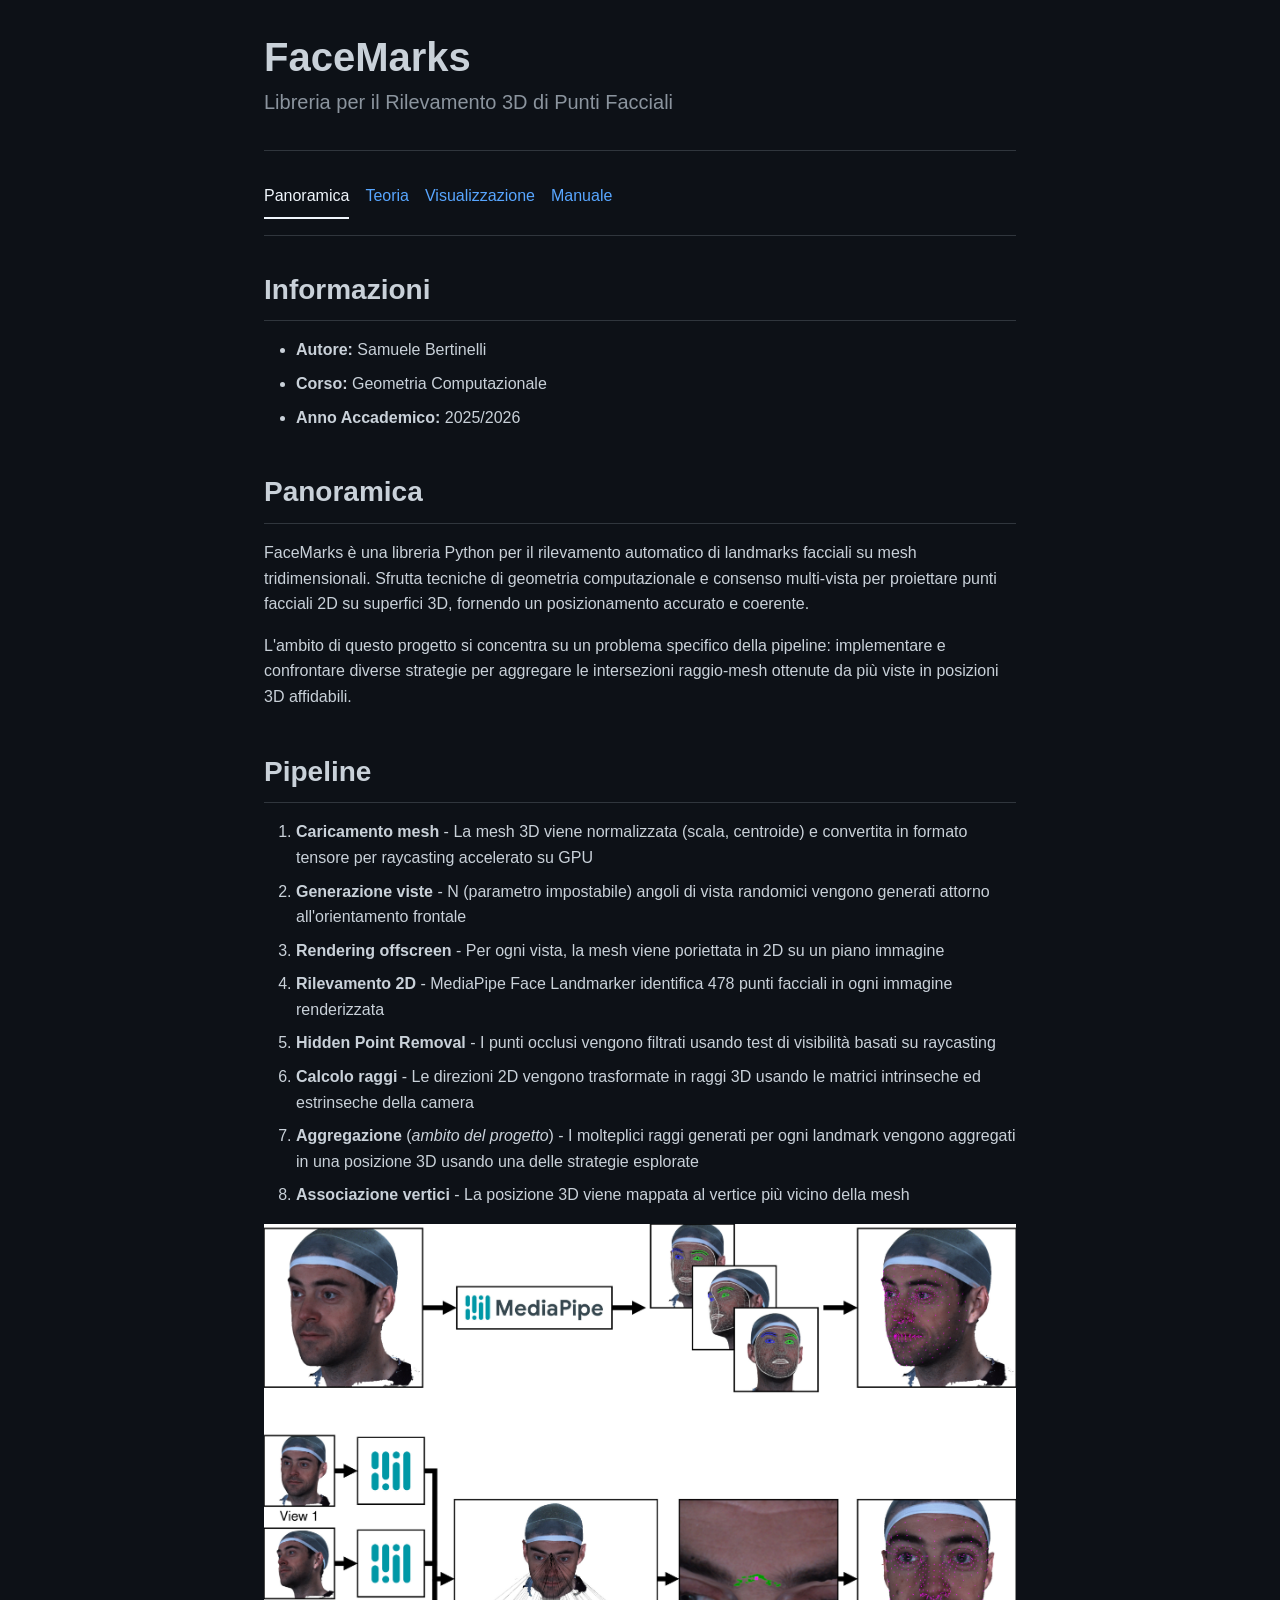
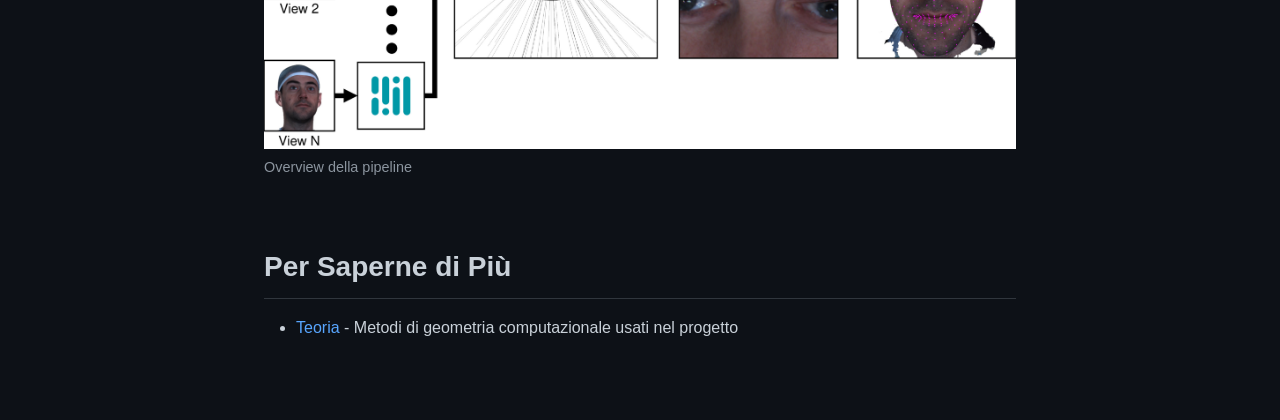
<file: index.html>
<!DOCTYPE html>
<html lang="it">
<head>
    <meta charset="UTF-8">
    <meta name="viewport" content="width=device-width, initial-scale=1.0">
    <link rel="shortcut icon" href="data:image/x-icon;base64,">
    <title>FaceMarks - Rilevamento 3D di Punti Facciali</title>
    <link rel="stylesheet" href="css/style.css">
</head>
<body>
    <div class="container">
        <header>
            <h1>FaceMarks</h1>
            <p class="subtitle">Libreria per il Rilevamento 3D di Punti Facciali</p>
        </header>

        <nav class="nav">
            <a href="index.html" class="active">Panoramica</a>
            <a href="teoria.html">Teoria</a>
            <a href="visualizzazione.html">Visualizzazione</a>
            <a href="manuale.html">Manuale</a>
        </nav>

        <main>
            <section>
                <h2>Informazioni</h2>
                <ul>
                    <li><strong>Autore:</strong> Samuele Bertinelli</li>
                    <li><strong>Corso:</strong> Geometria Computazionale</li>
                    <li><strong>Anno Accademico:</strong> 2025/2026</li>
                </ul>
            </section>

            <section>
                <h2>Panoramica</h2>
                <p>
                    FaceMarks è una libreria Python per il rilevamento automatico di landmarks facciali su mesh tridimensionali.
                    Sfrutta tecniche di geometria computazionale e consenso multi-vista per proiettare punti facciali 2D su superfici 3D, fornendo un posizionamento accurato e coerente.
                </p>
                <p>
                    L'ambito di questo progetto si concentra su un problema specifico della pipeline: 
                    implementare e confrontare diverse strategie per aggregare le intersezioni 
                    raggio-mesh ottenute da più viste in posizioni 3D affidabili. 
                </p>
            </section>

            <section>
                <h2>Pipeline</h2>
                <ol>
                    <li><strong>Caricamento mesh</strong> - La mesh 3D viene normalizzata (scala, centroide) e convertita in formato tensore per raycasting accelerato su GPU</li>
                    <li><strong>Generazione viste</strong> - N (parametro impostabile) angoli di vista randomici vengono generati attorno all'orientamento frontale</li>
                    <li><strong>Rendering offscreen</strong> - Per ogni vista, la mesh viene poriettata in 2D su un piano immagine</li>
                    <li><strong>Rilevamento 2D</strong> - MediaPipe Face Landmarker identifica 478 punti facciali in ogni immagine renderizzata</li>
                    <li><strong>Hidden Point Removal</strong> - I punti occlusi vengono filtrati usando test di visibilità basati su raycasting</li>
                    <li><strong>Calcolo raggi</strong> - Le direzioni 2D vengono trasformate in raggi 3D usando le matrici intrinseche ed estrinseche della camera</li>
                    <li><strong>Aggregazione</strong> (<em>ambito del progetto</em>) - I molteplici raggi generati per ogni landmark vengono aggregati in una posizione 3D usando una delle strategie esplorate</li>
                    <li><strong>Associazione vertici</strong> - La posizione 3D viene mappata al vertice più vicino della mesh</li>
                </ol>

                <figure>
                    <img src="assets/img/pipelineOverview.jpg" width="100%">
                    <figcaption>Overview della pipeline</figcaption>
                </figure>
                <br>

            </section>

            <section>
                <h2>Per Saperne di Più</h2>
                <ul>
                    <li><a href="teoria.html">Teoria</a> - Metodi di geometria computazionale usati nel progetto</li>
                </ul>
            </section>
        </main>
    </div>
</body>
</html>
</file>
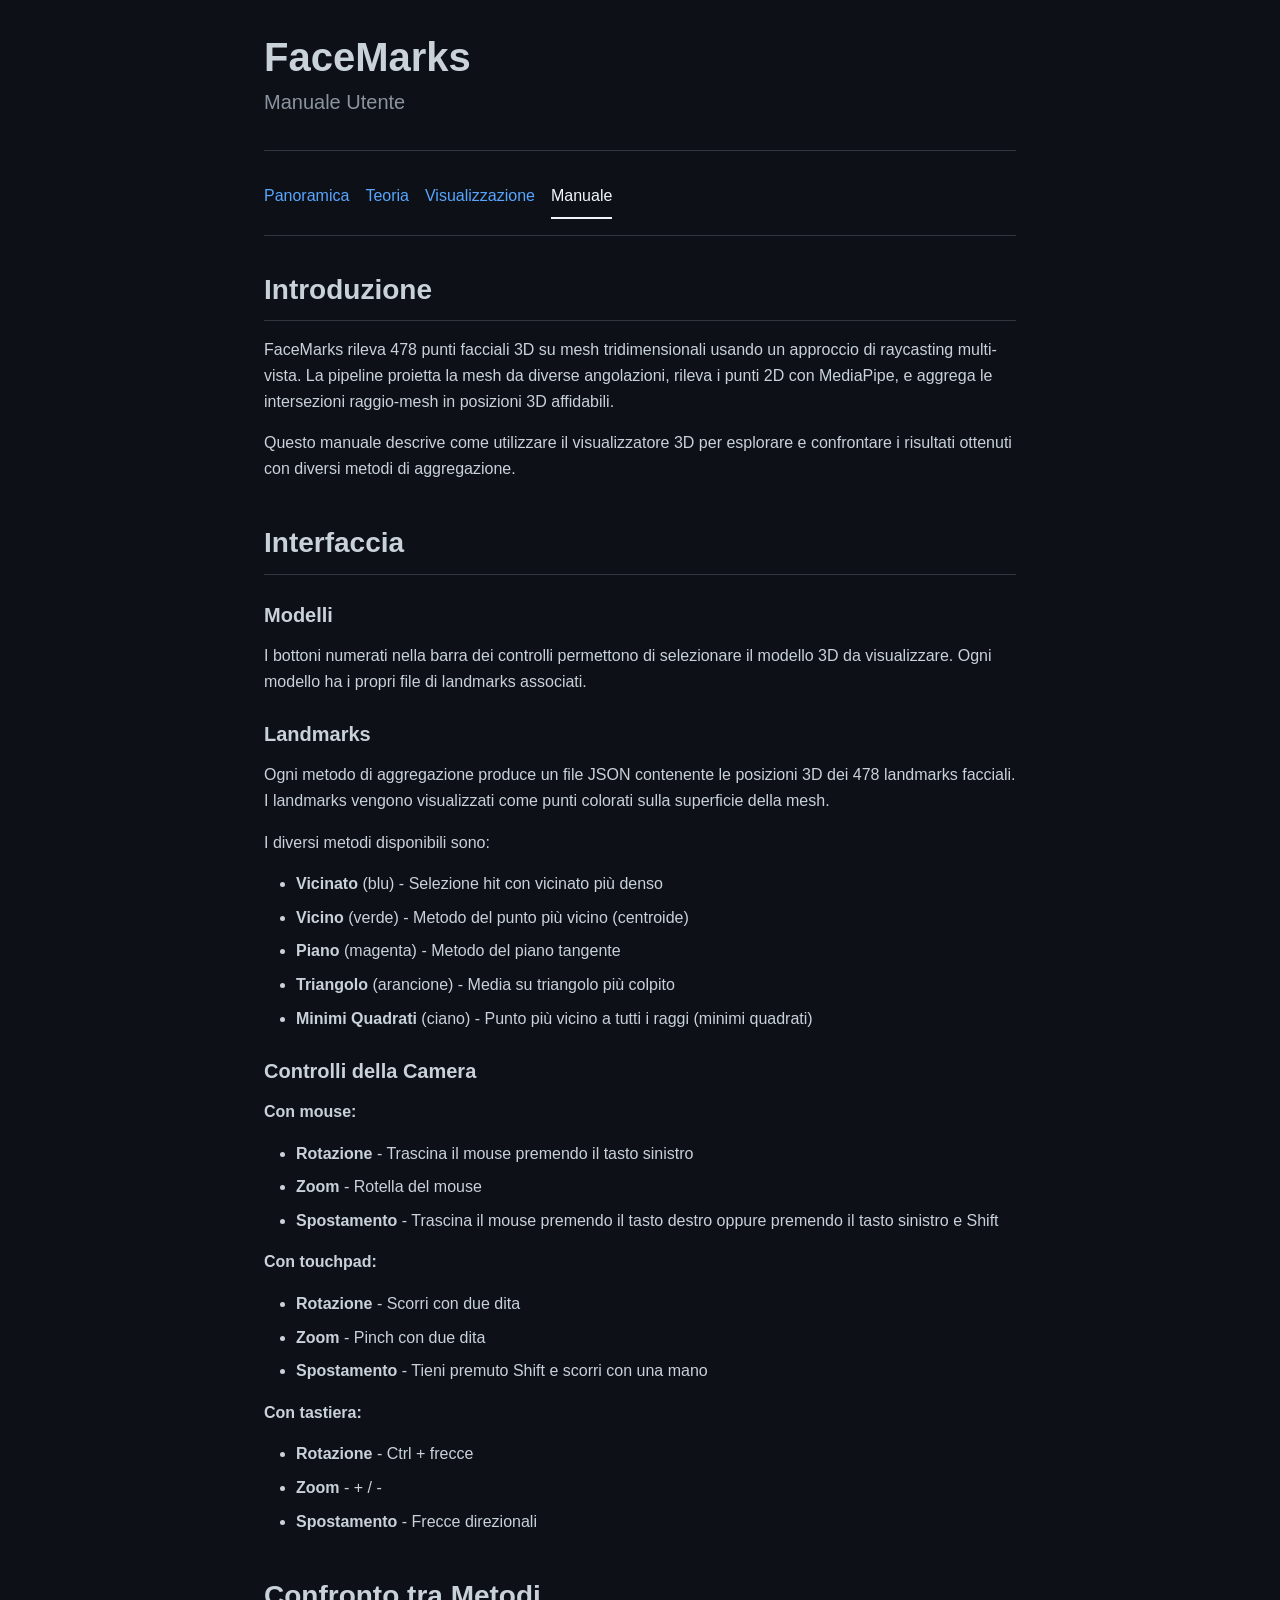
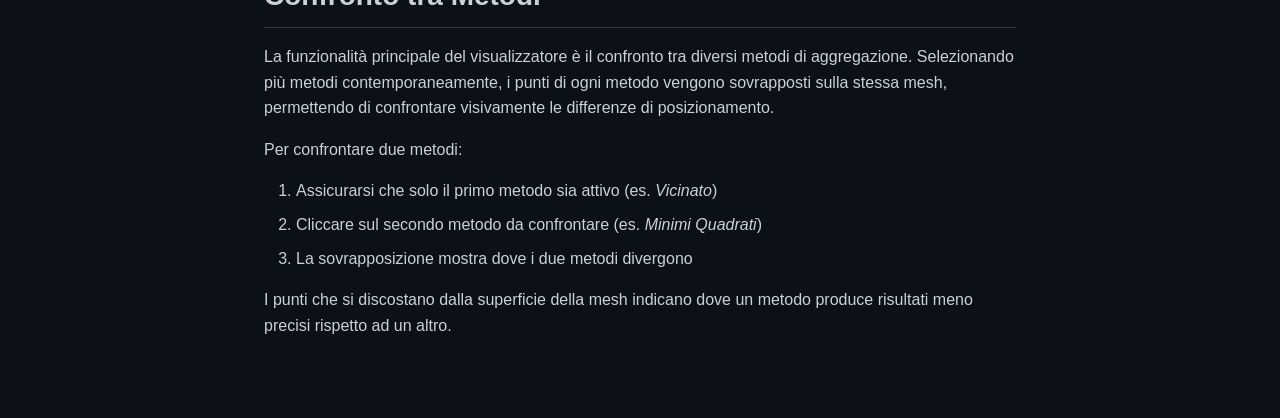
<file: manuale.html>
<!DOCTYPE html>
<html lang="it">
<head>
    <meta charset="UTF-8">
    <meta name="viewport" content="width=device-width, initial-scale=1.0">
    <title>Manuale - FaceMarks</title>
    <link rel="stylesheet" href="css/style.css">
</head>
<body>
    <div class="container">
        <header>
            <h1>FaceMarks</h1>
            <p class="subtitle">Manuale Utente</p>
        </header>

        <nav class="nav">
            <a href="index.html">Panoramica</a>
            <a href="teoria.html">Teoria</a>
            <a href="visualizzazione.html">Visualizzazione</a>
            <a href="manuale.html" class="active">Manuale</a>
        </nav>

        <main>
            <section>
                <h2>Introduzione</h2>
                <p>
                    FaceMarks rileva 478 punti facciali 3D su mesh tridimensionali usando un approccio
                    di raycasting multi-vista. La pipeline proietta la mesh da diverse angolazioni,
                    rileva i punti 2D con MediaPipe, e aggrega le intersezioni raggio-mesh in
                    posizioni 3D affidabili.
                </p>
                <p>
                    Questo manuale descrive come utilizzare il visualizzatore 3D per esplorare e
                    confrontare i risultati ottenuti con diversi metodi di aggregazione.
                </p>
            </section>

            <section>
                <h2>Interfaccia</h2>

                <h3>Modelli</h3>
                <p>
                    I bottoni numerati nella barra dei controlli permettono di selezionare il modello
                    3D da visualizzare. Ogni modello ha i propri file di landmarks associati.
                </p>

                <h3>Landmarks</h3>
                <p>
                    Ogni metodo di aggregazione produce un file JSON contenente le posizioni 3D dei
                    478 landmarks facciali. I landmarks vengono visualizzati come punti colorati
                    sulla superficie della mesh.
                </p>
                <p>
                    I diversi metodi disponibili sono:
                </p>
                <ul>
                    <li><strong>Vicinato</strong> (blu) - Selezione hit con vicinato più denso</li>
                    <li><strong>Vicino</strong> (verde) - Metodo del punto più vicino
                        (centroide)</li>
                    <li><strong>Piano</strong> (magenta) - Metodo del piano tangente</li>
                    <li><strong>Triangolo</strong> (arancione) - Media su triangolo più
                        colpito</li>
                    <li><strong>Minimi Quadrati</strong> (ciano) - Punto più vicino a tutti i raggi
                        (minimi quadrati)</li>
                </ul>

                <h3>Controlli della Camera</h3>
                <p><strong>Con mouse:</strong></p>
                <ul>
                    <li><strong>Rotazione</strong> - Trascina il mouse premendo il tasto sinistro</li>
                    <li><strong>Zoom</strong> - Rotella del mouse</li>
                    <li><strong>Spostamento</strong> - Trascina il mouse premendo il tasto destro oppure premendo il tasto sinistro e Shift</li>
                </ul>
                <p><strong>Con touchpad:</strong></p>
                <ul>
                    <li><strong>Rotazione</strong> - Scorri con due dita</li>
                    <li><strong>Zoom</strong> - Pinch con due dita</li>
                    <li><strong>Spostamento</strong> - Tieni premuto Shift e scorri con una mano</li>
                </ul>
                <p><strong>Con tastiera:</strong></p>
                <ul>
                    <li><strong>Rotazione</strong> - Ctrl + frecce</li>
                    <li><strong>Zoom</strong> - + / -</li>
                    <li><strong>Spostamento</strong> - Frecce direzionali</li>
                </ul>
            </section>

            <section>
                <h2>Confronto tra Metodi</h2>
                <p>
                    La funzionalità principale del visualizzatore è il confronto tra
                    diversi metodi di aggregazione. Selezionando più metodi contemporaneamente,
                    i punti di ogni metodo vengono sovrapposti sulla stessa mesh, permettendo di
                    confrontare visivamente le differenze di posizionamento.
                </p>
                <p>
                    Per confrontare due metodi:
                </p>
                <ol>
                    <li>Assicurarsi che solo il primo metodo sia attivo (es. <em>Vicinato</em>)</li>
                    <li>Cliccare sul secondo metodo da confrontare (es. <em>Minimi Quadrati</em>)</li>
                    <li>La sovrapposizione mostra dove i due metodi divergono</li>
                </ol>
                <p>
                    I punti che si discostano dalla superficie della mesh indicano dove un metodo
                    produce risultati meno precisi rispetto ad un altro.
                </p>
            </section>

        </main>
    </div>
</body>
</html>
</file>
<file: css/style.css>
/* Reset & Base */
*, *::before, *::after {
    box-sizing: border-box;
    margin: 0;
    padding: 0;
}

:root {
    --color-bg: #0d1117;
    --color-text: #c9d1d9;
    --color-text-secondary: #8b949e;
    --color-link: #58a6ff;
    --color-link-hover: #79c0ff;
    --color-border: #30363d;
    --color-code-bg: #161b22;
    --color-header-bg: #161b22;
    --color-active: #f0f6fc;
    --color-placeholder-bg: #161b22;
    --color-placeholder-border: #30363d;
    --color-table-header: #161b22;
    --color-table-border: #30363d;
    --max-width: 800px;
    --font-mono: ui-monospace, SFMono-Regular, "SF Mono", Menlo, Consolas, "Liberation Mono", monospace;
    --font-sans: -apple-system, BlinkMacSystemFont, "Segoe UI", "Noto Sans", Helvetica, Arial, sans-serif;
}

html {
    font-size: 16px;
    scroll-behavior: smooth;
}

body {
    font-family: var(--font-sans);
    line-height: 1.6;
    color: var(--color-text);
    background-color: var(--color-bg);
}

/* Layout */
.container {
    max-width: var(--max-width);
    margin: 0 auto;
    padding: 2rem 1.5rem;
}

/* Header */
header {
    margin-bottom: 1.5rem;
    padding-bottom: 1rem;
    border-bottom: 1px solid var(--color-border);
}

header h1 {
    font-size: 2.5rem;
    font-weight: 600;
    line-height: 1.25;
    margin-bottom: 0.25rem;
}

.subtitle {
    font-size: 1.25rem;
    color: var(--color-text-secondary);
    font-weight: 400;
}

/* Navigation */
.nav {
    display: flex;
    gap: 1rem;
    margin-bottom: 2rem;
    padding-bottom: 1rem;
    border-bottom: 1px solid var(--color-border);
}

.nav a {
    text-decoration: none;
    color: var(--color-link);
    font-weight: 500;
    padding: 0.5rem 0;
    border-bottom: 2px solid transparent;
    transition: border-color 0.15s ease;
}

.nav a:hover {
    border-bottom-color: var(--color-link);
}

.nav a.active {
    color: var(--color-active);
    border-bottom-color: var(--color-active);
}

/* Main Content */
main {
    margin-bottom: 3rem;
}

section {
    margin-bottom: 2.5rem;
}

h2 {
    font-size: 1.75rem;
    font-weight: 600;
    margin-top: 2rem;
    margin-bottom: 1rem;
    padding-bottom: 0.5rem;
    border-bottom: 1px solid var(--color-border);
}

h3 {
    font-size: 1.25rem;
    font-weight: 600;
    margin-top: 1.5rem;
    margin-bottom: 0.75rem;
}

h4 {
    font-size: 1rem;
    font-weight: 600;
    margin-top: 1rem;
    margin-bottom: 0.5rem;
}

p {
    margin-bottom: 1rem;
}

ul, ol {
    margin-bottom: 1rem;
    padding-left: 2rem;
}

li {
    margin-bottom: 0.5rem;
}

a {
    color: var(--color-link);
    text-decoration: none;
}

a:hover {
    text-decoration: underline;
}

/* Code Blocks */
.code-block {
    background-color: var(--color-code-bg);
    border: 1px solid var(--color-border);
    border-radius: 6px;
    padding: 1rem;
    margin-bottom: 1rem;
    overflow-x: auto;
}

.code-block pre {
    margin: 0;
    font-family: var(--font-mono);
    font-size: 0.875rem;
    line-height: 1.6;
}

code {
    font-family: var(--font-mono);
    font-size: 0.875em;
    background-color: var(--color-code-bg);
    padding: 0.2em 0.4em;
    border-radius: 3px;
}

.code-block code {
    background-color: transparent;
    padding: 0;
}

/* Media Placeholders */
.media-placeholder {
    background-color: var(--color-placeholder-bg);
    border: 2px dashed var(--color-placeholder-border);
    border-radius: 6px;
    padding: 2rem;
    text-align: center;
    margin-bottom: 1rem;
}

.placeholder-icon {
    font-size: 3rem;
    margin-bottom: 0.5rem;
}

.placeholder-note {
    display: block;
    font-size: 0.875rem;
    color: var(--color-text-secondary);
    font-style: italic;
    margin-top: 0.5rem;
}

figcaption {
    font-size: 0.9rem;
    color: var(--color-text-secondary);
}

/* Tables */
table {
    width: 100%;
    border-collapse: collapse;
    margin-bottom: 1rem;
    font-size: 0.875rem;
}

thead {
    background-color: var(--color-table-header);
}

th, td {
    padding: 0.75rem;
    text-align: left;
    border: 1px solid var(--color-table-border);
}

th {
    font-weight: 600;
}

/* API Documentation */
.api-signature {
    font-family: var(--font-mono);
    font-size: 0.9rem;
    background-color: var(--color-code-bg);
    padding: 0.5rem 0.75rem;
    border-radius: 4px;
    border-left: 3px solid var(--color-link);
    margin: 1rem 0;
}

.api-table {
    font-size: 0.875rem;
}

/* Equations */
.equation {
    border-radius: 6px;
    padding: 1rem;
    text-align: center;
    margin-bottom: 1rem;
    font-family: var(--font-mono);
    font-size: 0.9rem;
}

/* Footer */
footer {
    padding-top: 1rem;
    border-top: 1px solid var(--color-border);
    color: var(--color-text-secondary);
    font-size: 0.875rem;
}

/* Responsive */
@media (max-width: 600px) {
    .container {
        padding: 1rem;
    }

    header h1 {
        font-size: 2rem;
    }

    .subtitle {
        font-size: 1rem;
    }

    h2 {
        font-size: 1.5rem;
    }

    .nav {
        flex-wrap: wrap;
    }

    table {
        font-size: 0.8rem;
    }

    th, td {
        padding: 0.5rem;
    }
}
</file>
